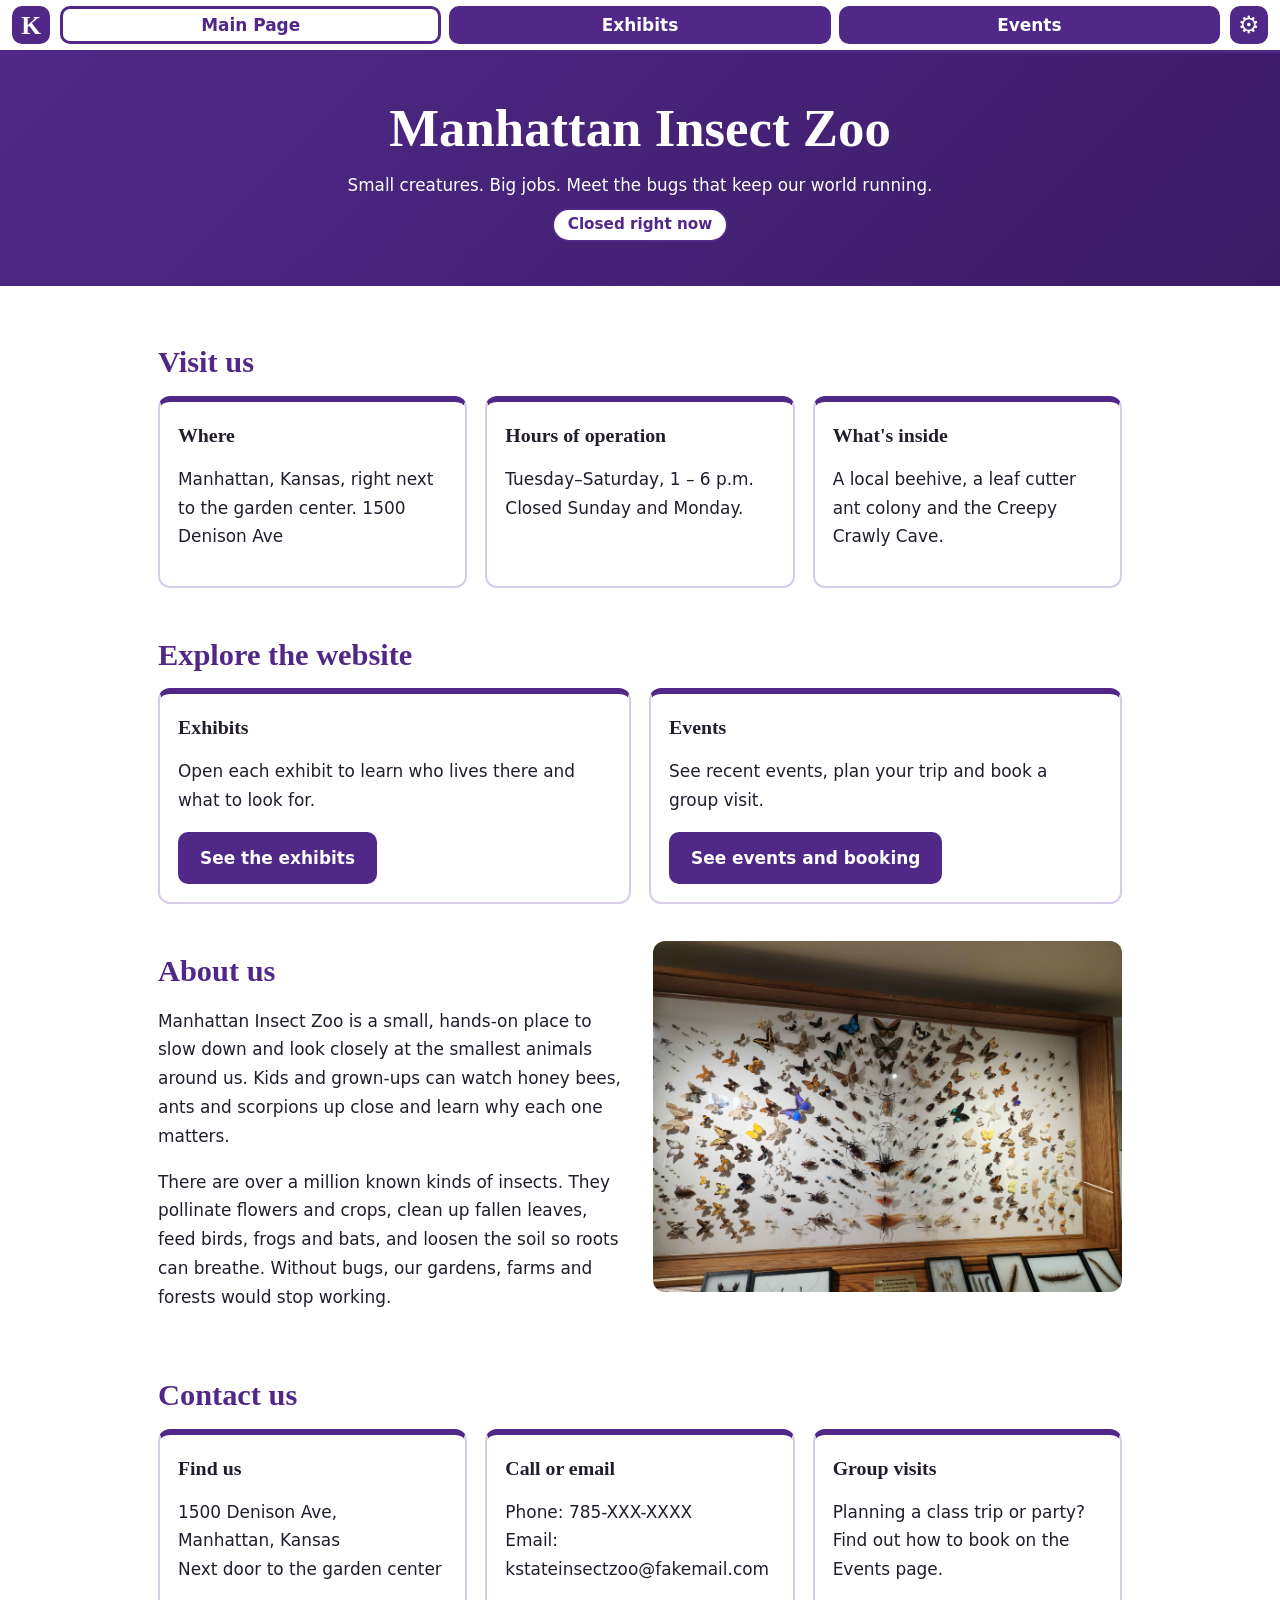
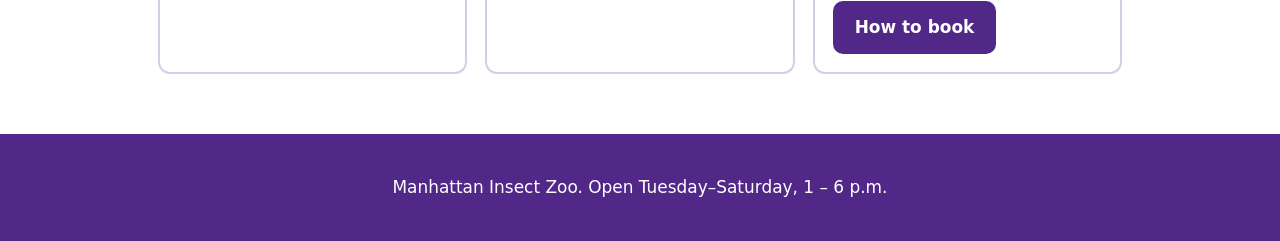
<file: index.html>
<!DOCTYPE html>
<html lang="en"><head><meta charset="utf-8"><meta name="viewport" content="width=device-width,initial-scale=1"><title>Manhattan Insect Zoo</title><link rel="stylesheet" href="css/style.css"></head><body>
<a class="skip" href="#main">Skip to main content</a>
<header class="bar"><img class="sq" src="images/logo.svg" alt="K-State logo"><nav aria-label="Main"><ul>
<li><a href="index.html" aria-current="page">Main Page</a></li><li><a href="exhibits.html">Exhibits</a></li><li><a href="events.html">Events</a></li>
</ul></nav><button id="theme" class="sq" type="button" aria-pressed="false" aria-label="Toggle dark mode">&#9881;</button></header>
<section class="hero big"><h1>Manhattan Insect Zoo</h1><p>Small creatures. Big jobs. Meet the bugs that keep our world running.</p><span id="open" class="pill">Hours below</span></section>
<main id="main">
<section><h2>Visit us</h2><div class="grid">
<article class="card"><h3>Where</h3><p>Manhattan, Kansas, right next to the garden center. 1500 Denison Ave</p></article>
<article class="card"><h3>Hours of operation</h3><p>Tuesday–Saturday, 1 – 6 p.m.<br>Closed Sunday and Monday.</p></article>
<article class="card"><h3>What's inside</h3><p>A local beehive, a leaf cutter ant colony and the Creepy Crawly Cave.</p></article>
</div></section>
<section><h2>Explore the website</h2><div class="grid">
<article class="card"><h3>Exhibits</h3><p>Open each exhibit to learn who lives there and what to look for.</p><a class="btn" href="exhibits.html">See the exhibits</a></article>
<article class="card"><h3>Events</h3><p>See recent events, plan your trip and book a group visit.</p><a class="btn" href="events.html">See events and booking</a></article>
</div></section>
<section class="split"><div><h2>About us</h2>
<p>Manhattan Insect Zoo is a small, hands-on place to slow down and look closely at the smallest animals around us. Kids and grown-ups can watch honey bees, ants and scorpions up close and learn why each one matters.</p>
<p>There are over a million known kinds of insects. They pollinate flowers and crops, clean up fallen leaves, feed birds, frogs and bats, and loosen the soil so roots can breathe. Without bugs, our gardens, farms and forests would stop working.</p></div>
<img class="pic" src="images/20230908_133255.jpg" alt="Photo of Insect display at the zoo."></section>
<section id="contact"><h2>Contact us</h2><div class="grid">
<article class="card"><h3>Find us</h3><p>1500 Denison Ave,<br>Manhattan, Kansas<br>Next door to the garden center</p></article>
<article class="card"><h3>Call or email</h3><p>Phone: 785-XXX-XXXX<br>Email: kstateinsectzoo@fakemail.com</p></article>
<article class="card"><h3>Group visits</h3><p>Planning a class trip or party? Find out how to book on the Events page.</p><a class="btn" href="events.html#book">How to book</a></article>
</div></section></main>
<footer><p>Manhattan Insect Zoo. Open Tuesday–Saturday, 1 – 6 p.m.</p></footer>
<script src="js/site.js"></script></body></html>
</file>
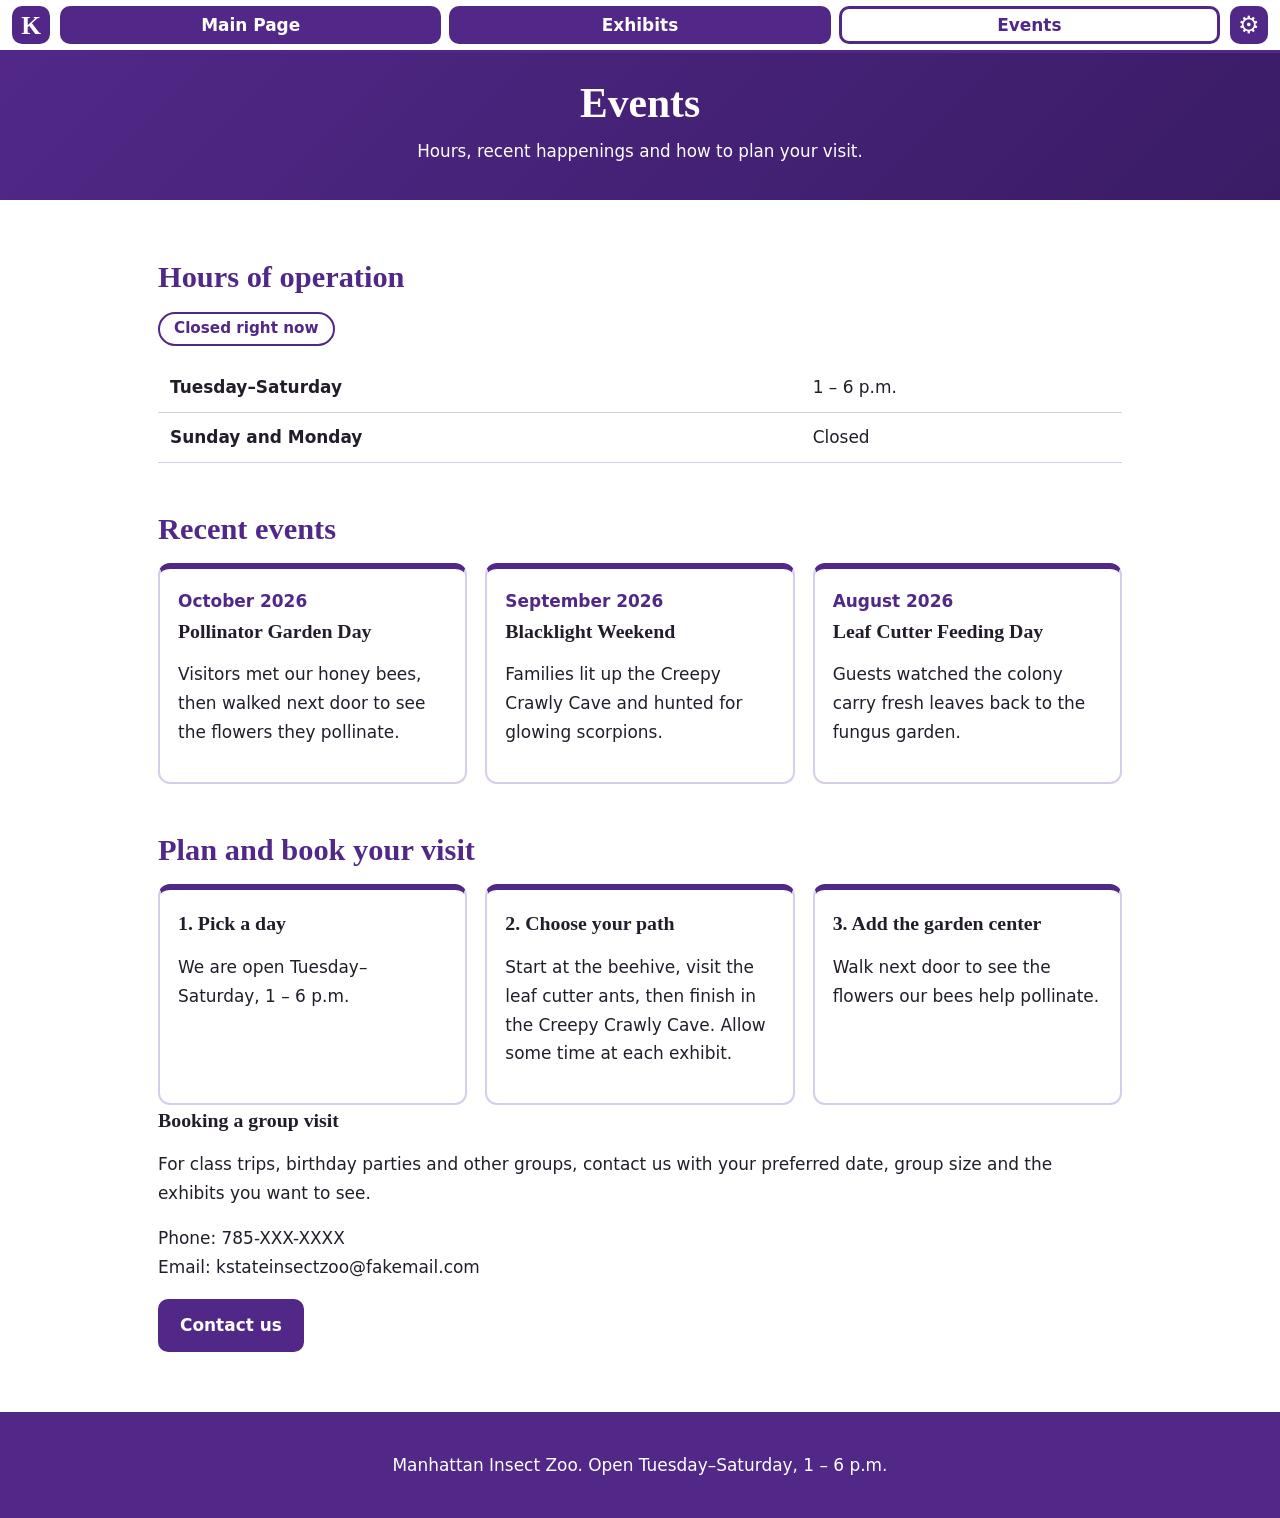
<file: events.html>
<!DOCTYPE html>
<html lang="en"><head><meta charset="utf-8"><meta name="viewport" content="width=device-width,initial-scale=1"><title>Events | Manhattan Insect Zoo</title><link rel="stylesheet" href="css/style.css"></head><body>
<a class="skip" href="#main">Skip to main content</a>
<header class="bar"><img class="sq" src="images/logo.svg" alt="K-State logo"><nav aria-label="Main"><ul>
<li><a href="index.html">Main Page</a></li><li><a href="exhibits.html">Exhibits</a></li><li><a href="events.html" aria-current="page">Events</a></li>
</ul></nav><button id="theme" class="sq" type="button" aria-pressed="false" aria-label="Toggle dark mode">&#9881;</button></header>
<section class="hero"><h1>Events</h1><p>Hours, recent happenings and how to plan your visit.</p></section>
<main id="main">
<section><h2>Hours of operation</h2><p><span id="open" class="pill">Hours below</span></p>
<table class="tbl"><tr><th scope="row">Tuesday–Saturday</th><td>1 – 6 p.m.</td></tr><tr><th scope="row">Sunday and Monday</th><td>Closed</td></tr></table></section>
<section><h2>Recent events</h2><div class="grid">
<!-- Sample events: replace with your real ones -->
<article class="card"><p class="when">October 2026</p><h3>Pollinator Garden Day</h3><p>Visitors met our honey bees, then walked next door to see the flowers they pollinate.</p></article>
<article class="card"><p class="when">September 2026</p><h3>Blacklight Weekend</h3><p>Families lit up the Creepy Crawly Cave and hunted for glowing scorpions.</p></article>
<article class="card"><p class="when">August 2026</p><h3>Leaf Cutter Feeding Day</h3><p>Guests watched the colony carry fresh leaves back to the fungus garden.</p></article>
</div></section>
<section id="book"><h2>Plan and book your visit</h2><div class="grid">
<article class="card"><h3>1. Pick a day</h3><p>We are open Tuesday–Saturday, 1 – 6 p.m.</p></article>
<article class="card"><h3>2. Choose your path</h3><p>Start at the beehive, visit the leaf cutter ants, then finish in the Creepy Crawly Cave. Allow some time at each exhibit.</p></article>
<article class="card"><h3>3. Add the garden center</h3><p>Walk next door to see the flowers our bees help pollinate.</p></article>
</div>
<h3>Booking a group visit</h3>
<p>For class trips, birthday parties and other groups, contact us with your preferred date, group size and the exhibits you want to see.</p>
<p>Phone: 785-XXX-XXXX<br>Email: kstateinsectzoo@fakemail.com</p>
<a class="btn" href="index.html#contact" style="background:var(--p);color:#fff">Contact us</a></section></main>
<footer><p>Manhattan Insect Zoo. Open Tuesday–Saturday, 1 – 6 p.m.</p></footer>
<script src="js/site.js"></script></body></html>
</file>
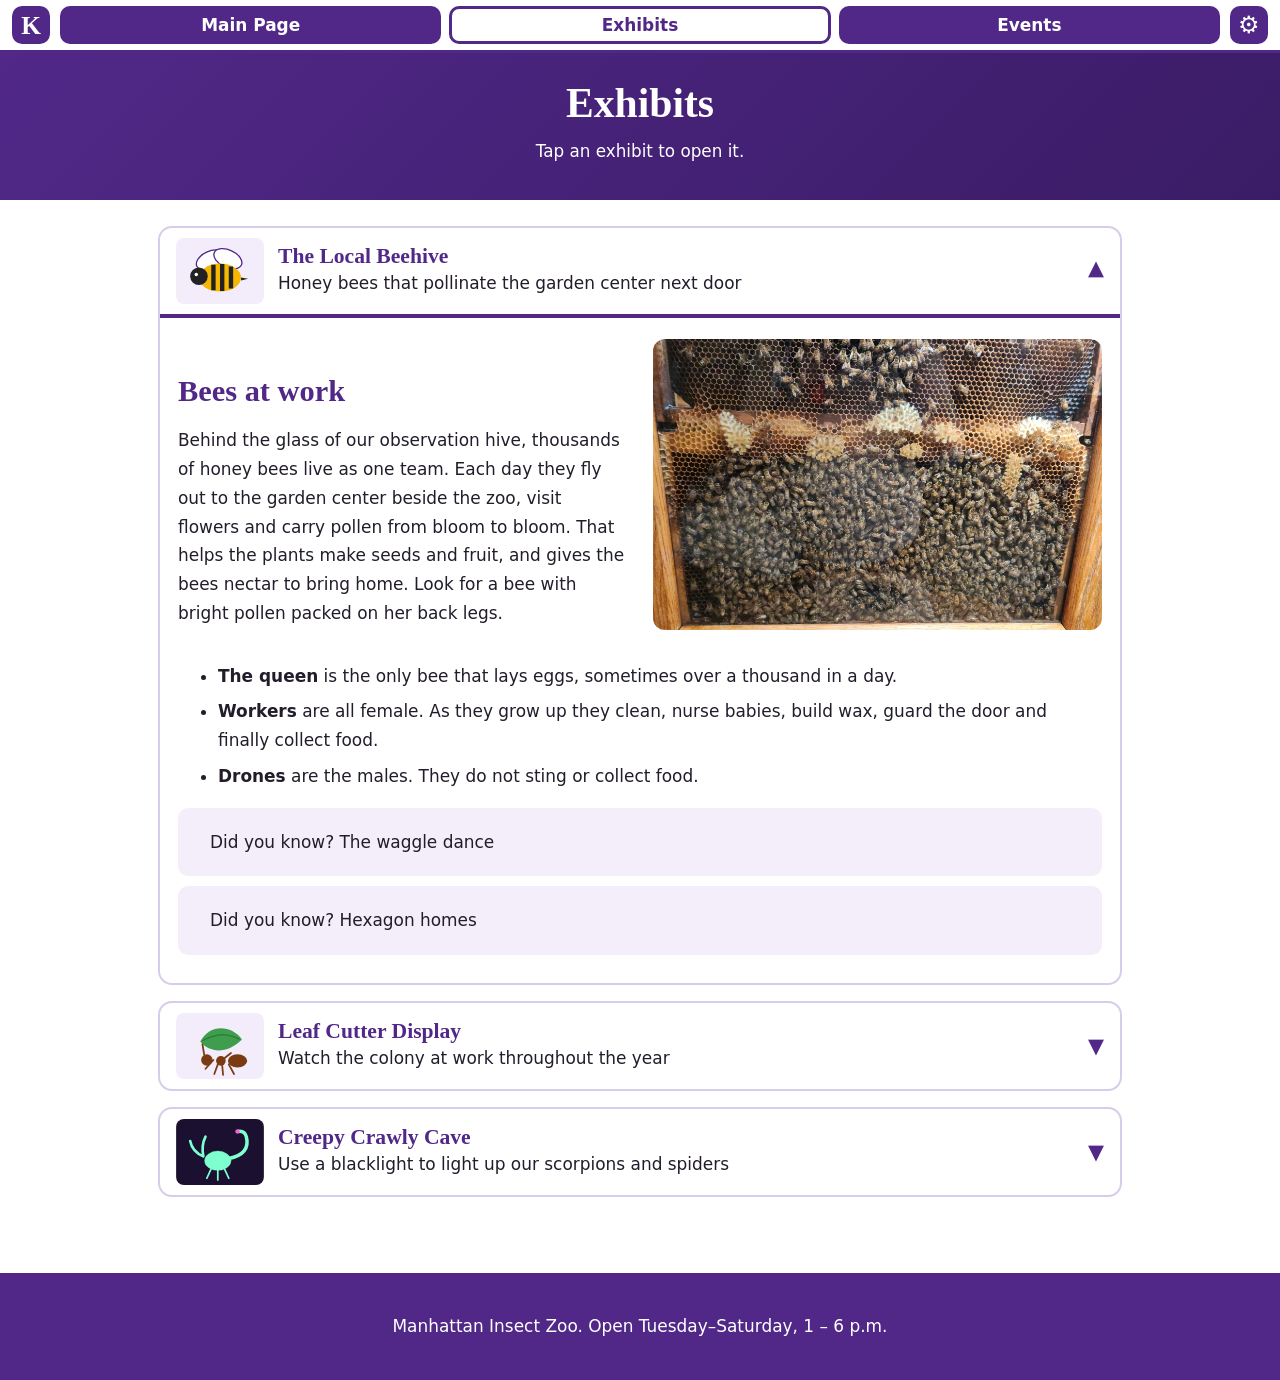
<file: exhibits.html>
<!DOCTYPE html>
<html lang="en"><head><meta charset="utf-8"><meta name="viewport" content="width=device-width,initial-scale=1"><title>Exhibits | Manhattan Insect Zoo</title><link rel="stylesheet" href="css/style.css"></head><body>
<a class="skip" href="#main">Skip to main content</a>
<header class="bar"><img class="sq" src="images/logo.svg" alt="K-State logo"><nav aria-label="Main"><ul>
<li><a href="index.html">Main Page</a></li><li><a href="exhibits.html" aria-current="page">Exhibits</a></li><li><a href="events.html">Events</a></li>
</ul></nav><button id="theme" class="sq" type="button" aria-pressed="false" aria-label="Toggle dark mode">&#9881;</button></header>
<section class="hero"><h1>Exhibits</h1><p>Tap an exhibit to open it.</p></section>
<main id="main">
<details class="ex" name="ex" open><summary><img src="images/bee.svg" alt=""><span><b>The Local Beehive</b>Honey bees that pollinate the garden center next door</span><span class="chev" aria-hidden="true">&#9660;</span></summary>
<div class="in"><div class="split"><div><h2>Bees at work</h2>
<p>Behind the glass of our observation hive, thousands of honey bees live as one team. Each day they fly out to the garden center beside the zoo, visit flowers and carry pollen from bloom to bloom. That helps the plants make seeds and fruit, and gives the bees nectar to bring home. Look for a bee with bright pollen packed on her back legs.</p></div>
<img class="pic" src="images/20230908_132901.jpg" alt="Photo of visible bee hive and colony."></div>
<ul><li><strong>The queen</strong> is the only bee that lays eggs, sometimes over a thousand in a day.</li>
<li><strong>Workers</strong> are all female. As they grow up they clean, nurse babies, build wax, guard the door and finally collect food.</li>
<li><strong>Drones</strong> are the males. They do not sting or collect food.</li></ul>
<details><summary>Did you know? The waggle dance</summary><p>A bee that finds great flowers returns and dances. The angle of the dance points toward the flowers, and a longer waggle means they are farther away.</p></details>
<details><summary>Did you know? Hexagon homes</summary><p>Six-sided cells fit together with no gaps, so bees use the least wax to store the most honey.(Hexagons are the bestagons, afterall.).</p></details></div></details>

<details class="ex" name="ex"><summary><img src="images/ant.svg" alt=""><span><b>Leaf Cutter Display</b>Watch the colony at work throughout the year</span><span class="chev" aria-hidden="true">&#9660;</span></summary>
<div class="in"><div class="split"><div><h2>An ant farm with a secret</h2>
<p>Leaf cutter ants do not eat the leaves they carry. They march them home, chew them into mulch and use it to grow a fungus garden. The fungus is their real food. Watch the colony work all year: trails of ants waving green "flags," the garden and the busy tunnels.</p></div>
<img class="pic" src="images/20230908_132539.jpg" alt="Photo of leaf cutter ants traveling in tube. Queen taxidermy in background."></div>
<ul><li><strong>Foragers</strong> cut leaves with jaws that vibrate like tiny saws and carry loads many times their own weight.</li>
<li><strong>Tiny gardeners</strong> tend the fungus. Some ride on leaf pieces to guard carriers from parasite flies.</li>
<li><strong>Soldiers and the queen</strong> defend the nest and lay the eggs. Wild colonies can reach millions of ants.</li></ul>
<details><summary>Did you know? Farmers</summary><p>Leaf cutter ants don't actually eat the leaves, but use them for growing fungus!</p></details>
<details><summary>Did you know? Why they matter</summary><p>In the wild these ants recycle huge amounts of plant material and mix it into the soil, which helps other plants grow.</p></details></div></details>

<details class="ex" name="ex"><summary><img src="images/scorpion.svg" alt=""><span><b>Creepy Crawly Cave</b>Use a blacklight to light up our scorpions and spiders</span><span class="chev" aria-hidden="true">&#9660;</span></summary>
<div class="in"><div class="split"><div><h2>Glow in the dark</h2>
<p>In normal light our scorpions and spiders look dull. Switch on the blacklight and a scorpion glows blue-green. Try it with the button, then try it for real in the cave.</p></div>
<div class="uv-box"><img class="pic" src="images/scorpion.svg" alt="Illustration of a scorpion that glows green when the blacklight is on"><button type="button" data-uv aria-pressed="false">Blacklight off</button></div></div>
<ul><li><strong>Scorpions</strong> have pincers and a stinger on a curled tail. They hunt at night, and mothers carry babies on their backs.</li>
<li><strong>Spiders</strong> make silk. Some spin webs, but many hunt without one.</li>
<li><strong>Not insects!</strong> Insects have six legs. Scorpions and spiders have eight, which makes them arachnids.</li></ul>
<details><summary>Did you know? Why scorpions glow</summary><p>A substance in their outer shell soaks up invisible UV light and gives it back as visible blue-green light. Scientists are still learning why.</p></details>
<details><summary>Did you know? Staying safe</summary><p>Our animals stay behind glass. In nature most are shy, so if you find one outside, leave it alone and ask a grown-up.</p></details></div></details>
</main>
<footer><p>Manhattan Insect Zoo. Open Tuesday–Saturday, 1 – 6 p.m.</p></footer>
<script src="js/site.js"></script></body></html>
</file>
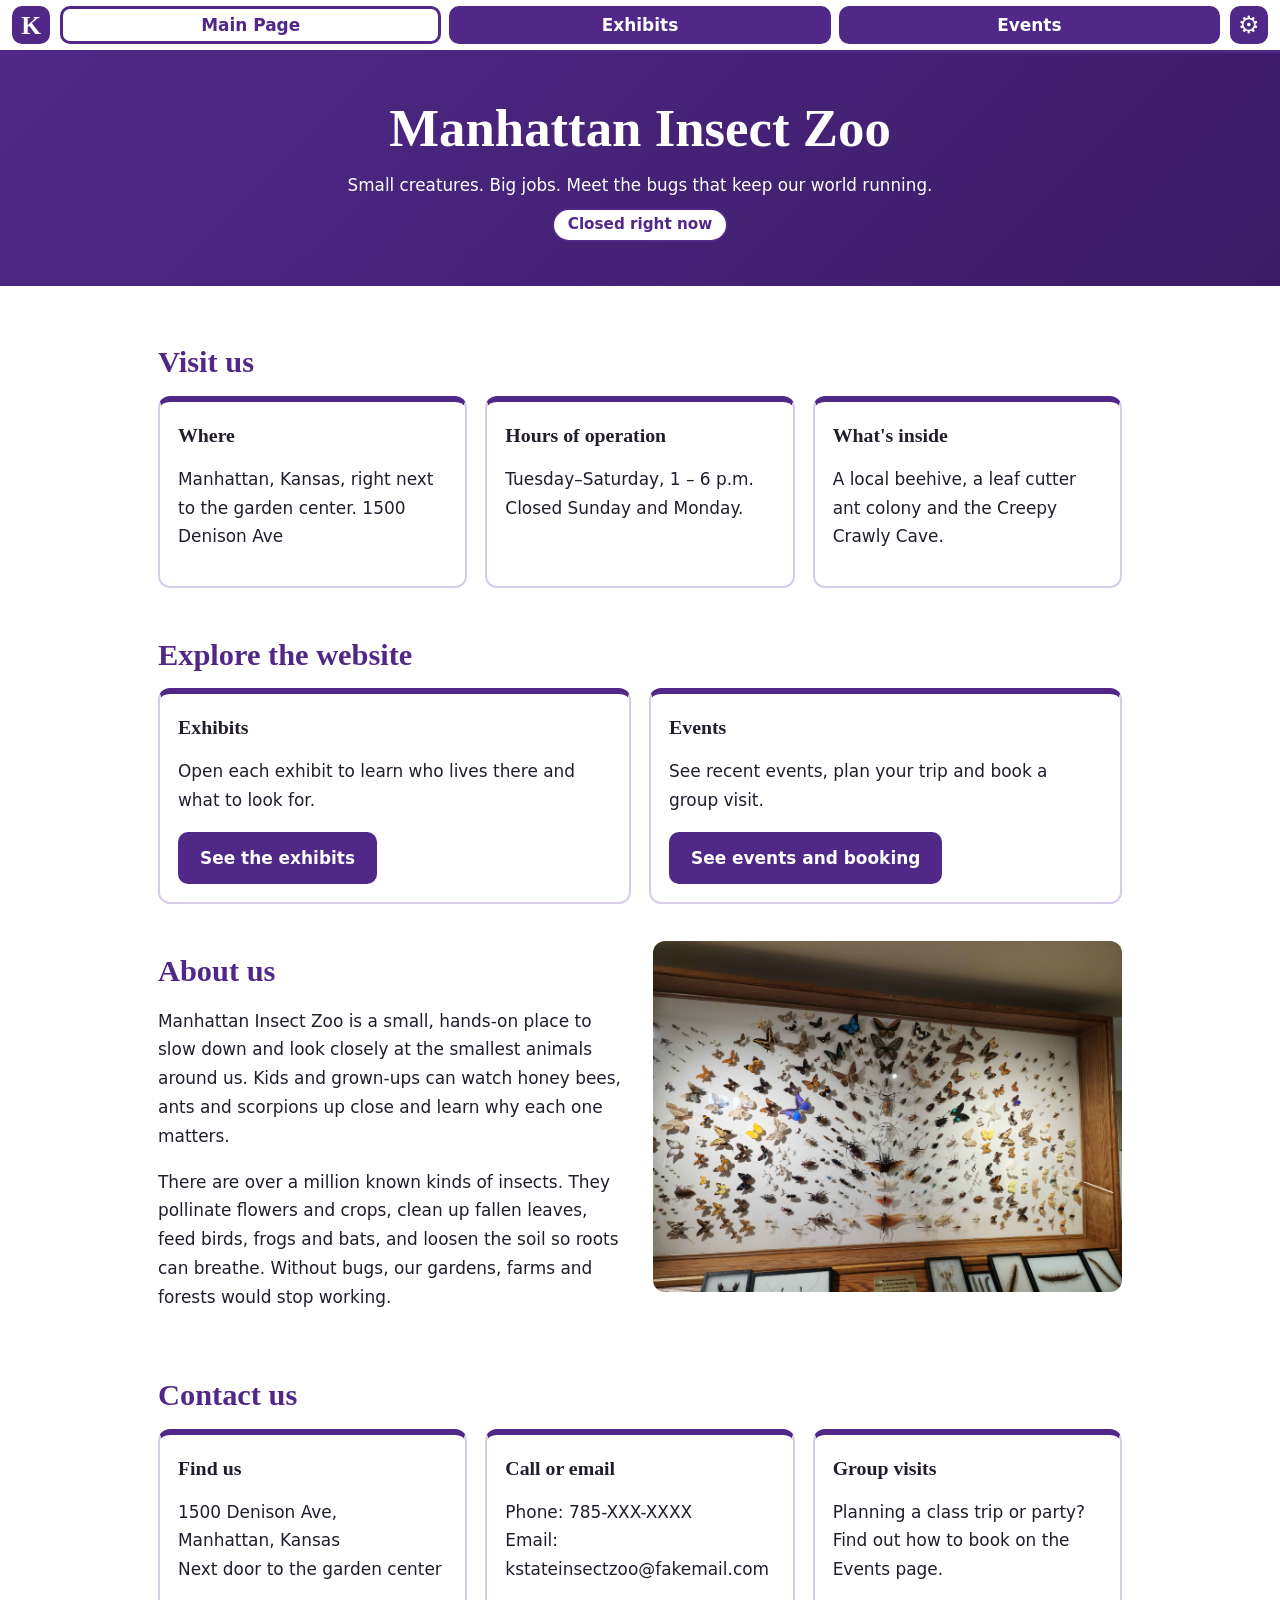
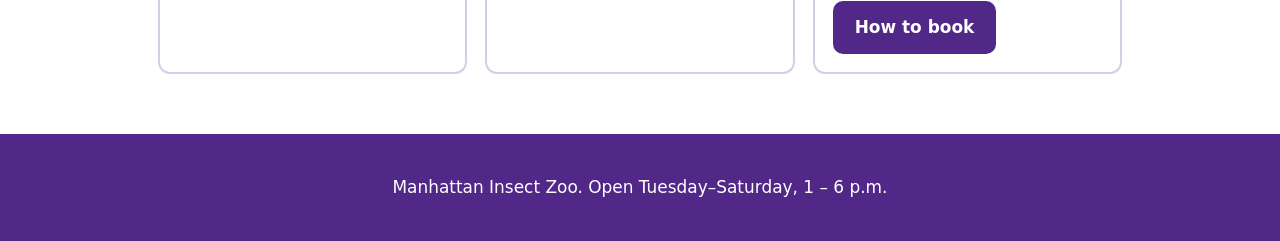
<file: homepage.html>
<!DOCTYPE html>
<html lang="en"><head><meta charset="utf-8"><meta name="viewport" content="width=device-width,initial-scale=1"><title>Manhattan Insect Zoo</title><link rel="stylesheet" href="css/style.css"></head><body>
<a class="skip" href="#main">Skip to main content</a>
<header class="bar"><img class="sq" src="images/logo.svg" alt="K-State logo"><nav aria-label="Main"><ul>
<li><a href="homepage.html" aria-current="page">Main Page</a></li><li><a href="exhibits.html">Exhibits</a></li><li><a href="events.html">Events</a></li>
</ul></nav><button id="theme" class="sq" type="button" aria-pressed="false" aria-label="Toggle dark mode">&#9881;</button></header>
<section class="hero big"><h1>Manhattan Insect Zoo</h1><p>Small creatures. Big jobs. Meet the bugs that keep our world running.</p><span id="open" class="pill">Hours below</span></section>
<main id="main">
<section><h2>Visit us</h2><div class="grid">
<article class="card"><h3>Where</h3><p>Manhattan, Kansas, right next to the garden center. 1500 Denison Ave</p></article>
<article class="card"><h3>Hours of operation</h3><p>Tuesday–Saturday, 1 – 6 p.m.<br>Closed Sunday and Monday.</p></article>
<article class="card"><h3>What's inside</h3><p>A local beehive, a leaf cutter ant colony and the Creepy Crawly Cave.</p></article>
</div></section>
<section><h2>Explore the website</h2><div class="grid">
<article class="card"><h3>Exhibits</h3><p>Open each exhibit to learn who lives there and what to look for.</p><a class="btn" href="exhibits.html">See the exhibits</a></article>
<article class="card"><h3>Events</h3><p>See recent events, plan your trip and book a group visit.</p><a class="btn" href="events.html">See events and booking</a></article>
</div></section>
<section class="split"><div><h2>About us</h2>
<p>Manhattan Insect Zoo is a small, hands-on place to slow down and look closely at the smallest animals around us. Kids and grown-ups can watch honey bees, ants and scorpions up close and learn why each one matters.</p>
<p>There are over a million known kinds of insects. They pollinate flowers and crops, clean up fallen leaves, feed birds, frogs and bats, and loosen the soil so roots can breathe. Without bugs, our gardens, farms and forests would stop working.</p></div>
<img class="pic" src="images/20230908_133255.jpg" alt="Photo of Insect display at the zoo."></section>
<section id="contact"><h2>Contact us</h2><div class="grid">
<article class="card"><h3>Find us</h3><p>1500 Denison Ave,<br>Manhattan, Kansas<br>Next door to the garden center</p></article>
<article class="card"><h3>Call or email</h3><p>Phone: 785-XXX-XXXX<br>Email: kstateinsectzoo@fakemail.com</p></article>
<article class="card"><h3>Group visits</h3><p>Planning a class trip or party? Find out how to book on the Events page.</p><a class="btn" href="events.html#book">How to book</a></article>
</div></section></main>
<footer><p>Manhattan Insect Zoo. Open Tuesday–Saturday, 1 – 6 p.m.</p></footer>
<script src="js/site.js"></script></body></html>
</file>
<file: css/style.css>
:root{--p:#512888;--pd:#3a1c66;--l:#f3eefa;--bg:#fff;--tx:#231d2b;--card:#fff;--ac:#512888;--bd:#d8cceb;--s:38px}
html.dark{--bg:#4b4b50;--tx:#f4f2f7;--card:#5a5a60;--l:#5a5a60;--ac:#dccbf7;--bd:#7a7a82}
*{box-sizing:border-box}
body{margin:0;font:1.06rem/1.7 system-ui,"Segoe UI",Roboto,sans-serif;background:var(--bg);color:var(--tx)}
h1,h2,h3{font-family:Georgia,"Times New Roman",serif;line-height:1.2}
h2{color:var(--ac);font-size:1.9rem;margin:1.6em 0 .5em}h3{margin:.2em 0 .4em}
a{color:var(--ac)}:focus-visible{outline:3px solid #f5b700;outline-offset:3px}
.skip{position:absolute;left:-999px}.skip:focus{left:8px;top:8px;z-index:9;background:#fff;color:var(--p);padding:8px 12px}
.bar{position:sticky;top:0;z-index:5;display:flex;gap:10px;padding:6px 12px;background:var(--bg);border-bottom:3px solid var(--p)}
.sq{width:var(--s);height:var(--s);border-radius:10px;flex:none}
.bar nav{flex:1}.bar ul{display:grid;grid-template-columns:repeat(3,1fr);gap:8px;margin:0;padding:0;list-style:none}
.bar li{margin:0}
.bar nav a{display:flex;align-items:center;justify-content:center;height:var(--s);padding:0 6px;border-radius:10px;background:var(--p);color:#fff;font-weight:700;text-align:center;text-decoration:none;line-height:1.1;transition:background .2s,transform .2s}
.bar nav a:hover{background:var(--pd);transform:translateY(-2px)}
.bar nav a[aria-current]{background:#fff;color:var(--p);box-shadow:inset 0 0 0 3px var(--p)}
#theme{border:0;background:var(--p);color:#fff;font-size:1.5rem;cursor:pointer}#theme:hover{background:var(--pd)}
.hero{background:linear-gradient(135deg,var(--p),var(--pd));color:#fff;text-align:center;padding:26px 20px}
.hero h1{font-size:clamp(1.7rem,5vw,2.6rem);margin:0 0 .2em}.hero p{max-width:640px;margin:0 auto .5em;font-size:1.05rem}
.hero.dk{background:radial-gradient(circle at 50% 130%,#3b2a7a,#12081f 70%)}
.hero.dk h1{color:#7dffd0;text-shadow:0 0 18px #3dffb5}
.btn{display:inline-block;padding:10px 20px;border-radius:10px;background:#fff;color:var(--p);font-weight:700;text-decoration:none;border:2px solid var(--p)}
.btn:hover{background:var(--l)}.card .btn{background:var(--p);color:#fff}.card .btn:hover{background:var(--pd)}
main{max-width:1000px;margin:0 auto;padding:10px 18px 30px}
.grid{display:grid;grid-template-columns:repeat(auto-fit,minmax(250px,1fr));gap:18px}
.split{display:grid;grid-template-columns:repeat(auto-fit,minmax(280px,1fr));gap:26px;align-items:center}
.card{background:var(--card);border:2px solid var(--bd);border-top:6px solid var(--p);border-radius:12px;padding:18px}
.pic{width:100%;height:auto;display:block;border-radius:12px}.card .pic{margin-bottom:10px}
li{margin:.4em 0}
details{background:var(--l);border-radius:10px;padding:10px 16px;margin:10px 0}summary{cursor:pointer;font-weight:700;color:var(--ac)}
.uv-box{background:#1b1030;border-radius:14px;padding:12px;text-align:center}
.uv-box img{max-width:340px;margin:0 auto;filter:brightness(.3) saturate(.2);transition:filter .5s}
.uv .uv-box img{filter:drop-shadow(0 0 14px #3dffb5)}
.uv-box button{margin-top:10px;font:inherit;font-weight:700;padding:10px 18px;border-radius:10px;border:2px solid #7dffd0;background:transparent;color:#7dffd0;cursor:pointer}
.uv-box button[aria-pressed=true]{background:#7dffd0;color:#1b1030}
footer{background:var(--p);color:#fff;text-align:center;padding:22px 14px;margin-top:30px}
@media(max-width:560px){:root{--s:36px}.bar{gap:6px;padding:8px}.bar ul{gap:5px}.bar nav a{font-size:.85rem;padding:0 2px}}
@media(prefers-reduced-motion:reduce){*{transition:none!important}}
.hero.big{padding:44px 20px}.hero.big h1{font-size:clamp(2.1rem,6vw,3.3rem)}
.pill{display:inline-block;padding:2px 14px;border-radius:99px;font-weight:700;font-size:.95rem;background:#fff;color:var(--p);border:2px solid var(--p)}
.pill.on{background:#1c7a3a;border-color:#1c7a3a;color:#fff}
.ex{padding:0;margin:16px 0;background:var(--card);border:2px solid var(--bd);border-radius:14px;overflow:hidden}
.ex summary{display:flex;align-items:center;gap:14px;padding:10px 16px;list-style:none;color:var(--tx);font-weight:400}
.ex summary::-webkit-details-marker{display:none}.ex summary:hover{background:var(--l)}
.ex summary img{width:88px;height:66px;object-fit:cover;border-radius:8px;flex:none}
.ex summary b{display:block;font:700 1.35rem Georgia,serif;color:var(--ac)}
.chev{margin-left:auto;font-size:1.3rem;color:var(--ac);transition:transform .3s}.ex[open] .chev{transform:rotate(180deg)}
.ex[open]>summary{border-bottom:4px solid var(--p)}.ex .in{padding:6px 18px 18px}
.tbl{width:100%;border-collapse:collapse}.tbl th,.tbl td{text-align:left;padding:10px 12px;border-bottom:1px solid var(--bd)}
.when{color:var(--ac);font-weight:700;margin:0}
</file>
